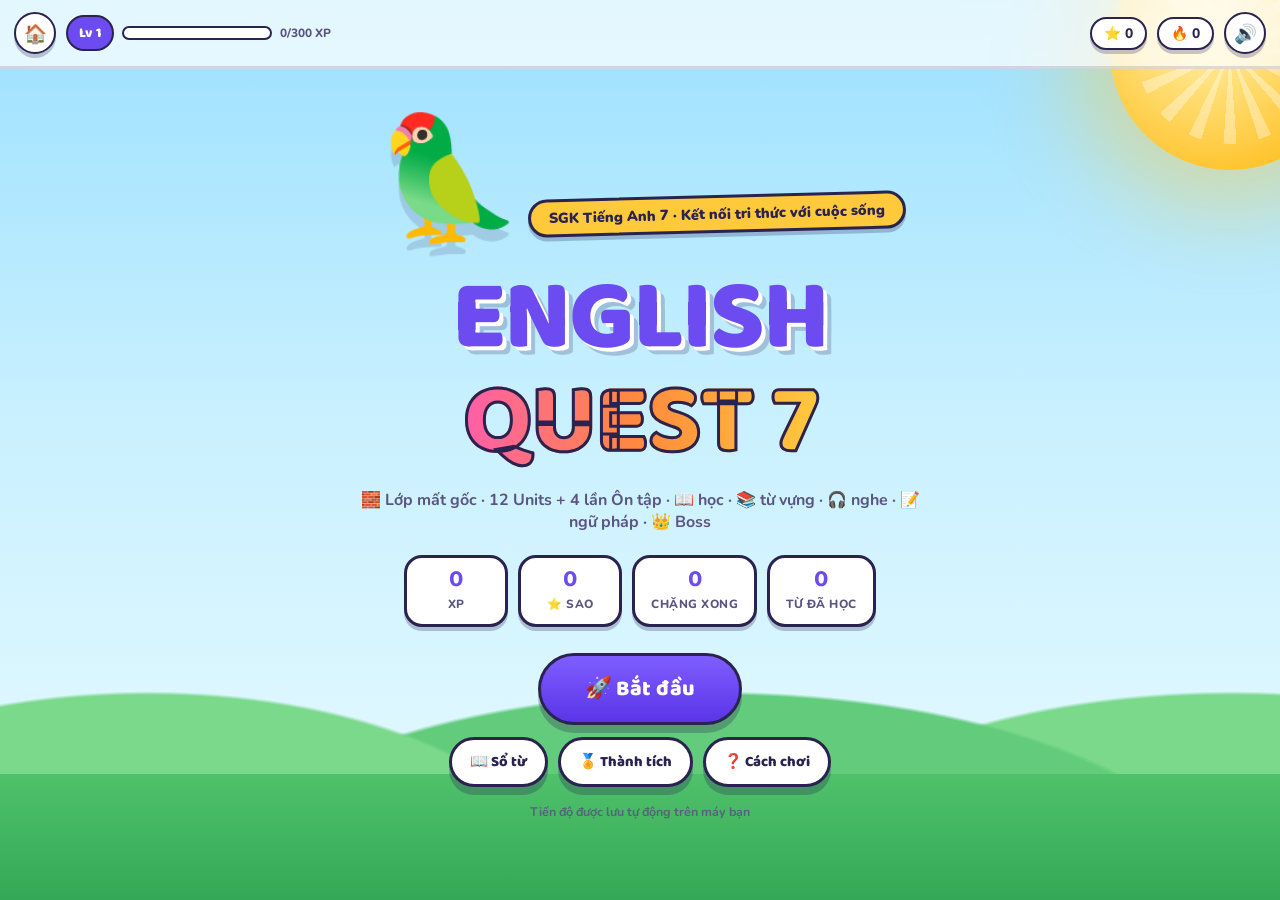
<file: index.html>
<!DOCTYPE html>
<html lang="vi">
<head>
<meta charset="utf-8" />
<meta name="viewport" content="width=device-width, initial-scale=1, viewport-fit=cover" />
<title>English Quest 7 — Phiêu lưu Tiếng Anh 7 Kết nối tri thức</title>
<meta name="description" content="Game bản đồ phiêu lưu giúp học sinh lớp 7 ôn luyện từ vựng, nghe, ngữ pháp theo SGK Tiếng Anh 7 Kết nối tri thức với cuộc sống." />
<meta name="theme-color" content="#6C4CF1" />
<link rel="icon" href="data:image/svg+xml,<svg xmlns='http://www.w3.org/2000/svg' viewBox='0 0 100 100'><text y='.9em' font-size='90'>🦜</text></svg>" />
<link rel="preconnect" href="https://fonts.googleapis.com" />
<link rel="preconnect" href="https://fonts.gstatic.com" crossorigin />
<link href="https://fonts.googleapis.com/css2?family=Baloo+2:wght@500;600;700;800&family=Nunito:wght@600;700;800;900&display=swap" rel="stylesheet" />
<link rel="stylesheet" href="style.css?v=3" />
</head>
<body data-screen="home">

<!-- ===== Nền hoạt hình ===== -->
<div class="scene" aria-hidden="true">
  <div class="sun"></div>
  <div class="cloud cloud--1"></div>
  <div class="cloud cloud--2"></div>
  <div class="cloud cloud--3"></div>
  <div class="scene__hills"></div>
  <div class="scene__ground"></div>
</div>

<!-- ===== HUD ===== -->
<header class="hud" id="hud">
  <div class="hud__group">
    <button class="icon-btn" id="btnHome" title="Về trang chủ" aria-label="Về trang chủ">🏠</button>
    <div class="hud__level">
      <div class="level-badge" id="levelBadge">Lv 1</div>
      <div class="xpbar"><div class="xpbar__fill" id="xpFill"></div></div>
      <div class="xpbar__label" id="xpLabel">0/300 XP</div>
    </div>
  </div>
  <div class="hud__group hud__group--right">
    <div class="hud__pill" title="Tổng số sao">⭐ <span id="hudStars">0</span></div>
    <div class="hud__pill" title="Chuỗi ngày học">🔥 <span id="hudStreak">0</span></div>
    <button class="icon-btn" id="btnSound" title="Bật/tắt âm thanh" aria-label="Bật tắt âm thanh">🔊</button>
  </div>
</header>

<main id="app">

  <!-- ===== TRANG CHỦ ===== -->
  <section class="screen is-active" id="screen-home" aria-labelledby="homeTitle">
    <div class="hero">
      <div class="mascot" aria-hidden="true"><span class="mascot__body">🦜</span></div>
      <p class="hero__kicker">SGK Tiếng Anh 7 · Kết nối tri thức với cuộc sống</p>
      <h1 class="hero__title" id="homeTitle">ENGLISH<br /><span>QUEST 7</span></h1>
      <p class="hero__sub" id="heroSub">Hành trình phiêu lưu: từ vựng · nghe · ngữ pháp · thử thách Boss</p>

      <div class="hero__stats" id="heroStats">
        <div class="stat"><b id="statXp">0</b><span>XP</span></div>
        <div class="stat"><b id="statStars">0</b><span>⭐ sao</span></div>
        <div class="stat"><b id="statUnits">0</b><span>chặng xong</span></div>
        <div class="stat"><b id="statWords">0</b><span>từ đã học</span></div>
      </div>

      <div class="hero__actions">
        <button class="btn btn--primary btn--big" id="btnPlay">🚀 Bắt đầu</button>
        <div class="hero__row">
          <button class="btn btn--ghost" id="btnWordbook">📖 Sổ từ</button>
          <button class="btn btn--ghost" id="btnAch">🏅 Thành tích</button>
          <button class="btn btn--ghost" id="btnHelp">❓ Cách chơi</button>
        </div>
      </div>
      <p class="hero__note">Tiến độ được lưu tự động trên máy bạn</p>
    </div>
  </section>

  <!-- ===== BẢN ĐỒ ===== -->
  <section class="screen" id="screen-map" aria-labelledby="mapHeading">
    <div class="map-head">
      <h2 id="mapHeading">Bản đồ hành trình</h2>
      <p id="mapChapter">Chọn chặng tiếp theo để bắt đầu</p>
    </div>
    <div class="map-track" id="mapTrack">
      <svg class="map-svg" id="mapSvg" aria-hidden="true"><path id="mapPath" fill="none"></path></svg>
      <div class="map-nodes" id="mapNodes"></div>
    </div>
  </section>

  <!-- ===== MÀN CHƠI ===== -->
  <section class="screen" id="screen-stage" aria-labelledby="stageTitle">
    <div class="stage-top">
      <button class="icon-btn" id="btnBack" aria-label="Quay lại bản đồ">←</button>
      <div class="stage-title" id="stageTitle">Unit 1</div>
      <div class="hearts" id="hearts" aria-label="Số tim còn lại"></div>
    </div>
    <div class="stage-tabs" id="stageTabs" role="tablist" aria-label="Các màn trong unit"></div>
    <div class="qbar"><div class="qbar__fill" id="qProgress"></div></div>
    <div class="quiz-area" id="quizArea"></div>
    <div class="feedback" id="feedback" role="status" aria-live="polite"></div>
  </section>

  <!-- ===== KẾT QUẢ ===== -->
  <section class="screen" id="screen-result" aria-labelledby="resultTitle">
    <div class="result-card">
      <div class="result-stars" id="resultStars" aria-label="Số sao đạt được"></div>
      <h2 id="resultTitle">Hoàn thành!</h2>
      <p class="result-msg" id="resultMsg"></p>
      <div class="result-grid">
        <div class="stat"><b id="resXp">+0</b><span>XP</span></div>
        <div class="stat"><b id="resAcc">0%</b><span>đúng</span></div>
        <div class="stat"><b id="resCombo">0</b><span>combo dài nhất</span></div>
      </div>
      <div class="result-actions">
        <button class="btn btn--primary" id="btnNext" hidden>▶ Tiếp theo</button>
        <button class="btn btn--ghost" id="btnRetry">🔁 Chơi lại</button>
        <button class="btn btn--ghost" id="btnToMap">🗺️ Về bản đồ</button>
      </div>
    </div>
  </section>

</main>

<!-- ===== MODALS ===== -->
<div class="modal" id="modal-help" role="dialog" aria-modal="true" aria-labelledby="helpTitle" hidden>
  <div class="modal__box">
    <button class="modal__close" data-close aria-label="Đóng">✕</button>
    <h3 id="helpTitle">❓ Cách chơi</h3>
    <ul class="help-list">
      <li>🧱 <b>Lớp mất gốc:</b> chặng đầu tiên, dạy từ con số 0 — từ loại, cấu trúc <b>SVO</b>, mạo từ, thì… 7 bài, mỗi bài có giảng slide + bài tập ngắn.</li>
      <li>🗺️ <b>Bản đồ:</b> 12 Unit + 4 lần Ôn tập (Review) xen kẽ. Chặng kế tiếp chỉ mở khi bạn hoàn thành chặng trước — đi đúng lộ trình của SGK.</li>
      <li>📖 <b>Màn 1 – Học:</b> bài giảng từng bước: mục tiêu → công thức → giải thích → ví dụ 🔊 → lỗi hay mắc → 4 câu bài tập.</li>
      <li>📚 <b>Màn 2 – Từ vựng:</b> lật thẻ học từ, nghe phát âm, dịch câu và dựng câu bằng từ đã học.</li>
      <li>🎧 <b>Màn 3 – Nghe:</b> bấm 🔊 nghe câu/từ, chọn nghĩa đúng.</li>
      <li>📝 <b>Màn 4 – Ngữ pháp:</b> điền chỗ trống, chọn đáp án, sắp xếp câu, dịch câu.</li>
      <li>👑 <b>Màn 5 – Boss:</b> thử thách tổng hợp cả chặng. Có 3–5 <b>tim</b>: trả lời sai sẽ mất 1 tim.</li>
      <li>💡 <b>Mỗi câu trả lời</b> (đúng hay sai) đều hiện giải thích: vì sao, câu dịch Anh–Việt, ngữ pháp vừa dùng, từ vựng trong câu và nút <b>📖 Ôn lại phần học này</b>.</li>
      <li>⭐ <b>Sao:</b> ≥90% đúng = 3 sao, ≥75% = 2 sao, ≥60% = 1 sao.</li>
      <li>⚡ <b>XP</b> giúp bạn lên cấp; 🔥 streak tăng khi học mỗi ngày.</li>
    </ul>
    <button class="btn btn--primary btn--block" data-close>Đã hiểu!</button>
  </div>
</div>

<div class="modal" id="modal-wordbook" role="dialog" aria-modal="true" aria-labelledby="wbTitle" hidden>
  <div class="modal__box modal__box--wide">
    <button class="modal__close" data-close aria-label="Đóng">✕</button>
    <h3 id="wbTitle">📖 Sổ từ của tôi</h3>
    <div class="wb-tools">
      <input type="search" id="wbSearch" placeholder="Tìm từ / nghĩa..." aria-label="Tìm từ trong sổ từ" />
      <button class="btn btn--mini" id="wbSpeakAll">🔊</button>
    </div>
    <div class="wb-list" id="wbList"></div>
  </div>
</div>

<div class="modal" id="modal-ach" role="dialog" aria-modal="true" aria-labelledby="achTitle" hidden>
  <div class="modal__box modal__box--wide">
    <button class="modal__close" data-close aria-label="Đóng">✕</button>
    <h3 id="achTitle">🏅 Thành tích</h3>
    <div class="ach-grid" id="achGrid"></div>
  </div>
</div>

<div id="confetti" aria-hidden="true"></div>
<div class="toast" id="toast" role="status" aria-live="polite"></div>
<div class="fatal" id="fatal" hidden>
  <p>😢 Không tìm thấy file <b>data.js</b> (học liệu SGK).</p>
  <p>Hãy đảm bảo file <b>data.js</b> nằm cùng thư mục với <b>index.html</b>.</p>
</div>

<script src="data.js?v=3"></script>
<script src="lessons-foundation.js?v=3"></script>
<script src="lessons-units1.js?v=3"></script>
<script src="lessons-units2.js?v=3"></script>
<script src="game.js?v=3"></script>
</body>
</html>
</file>
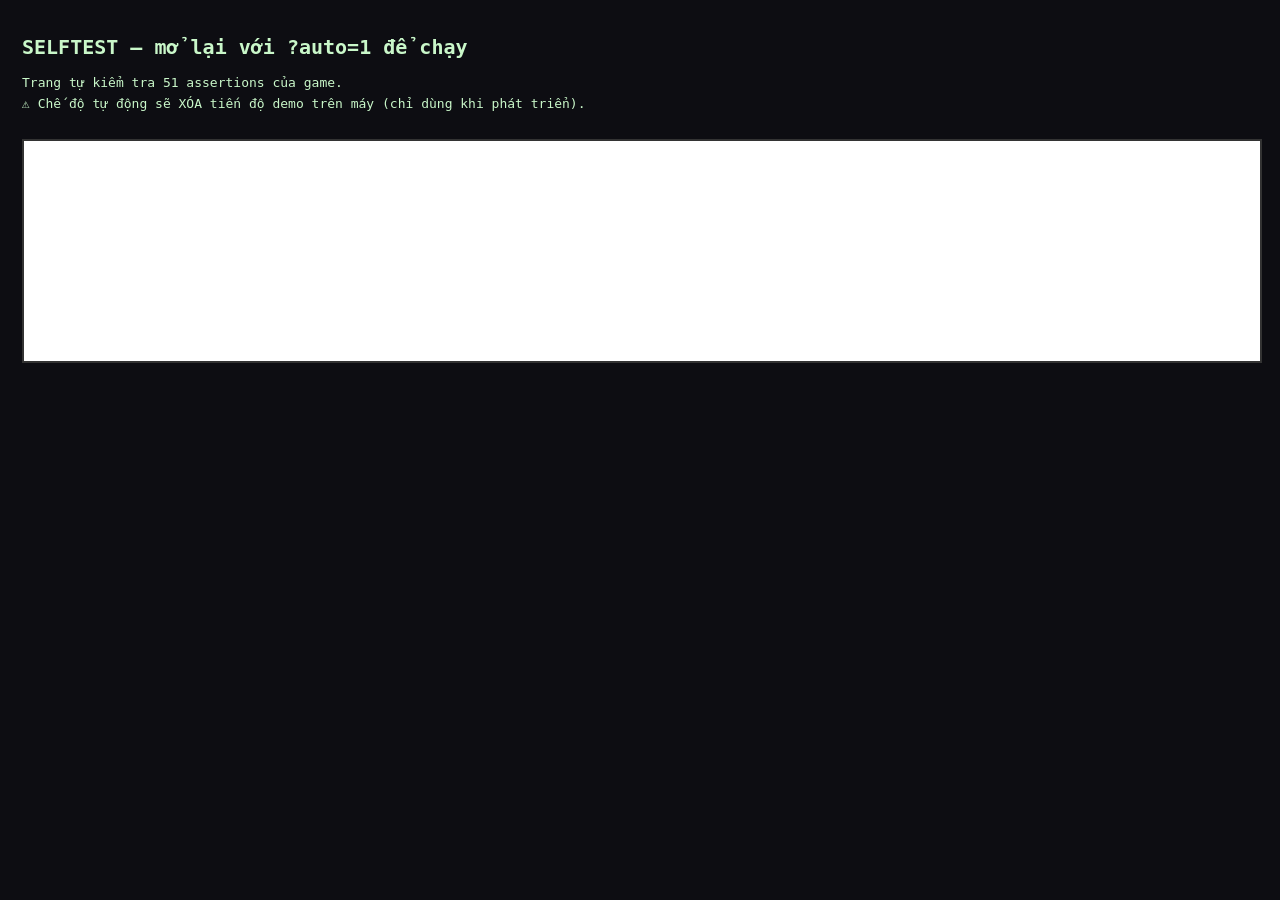
<file: t.html>
<!doctype html>
<html lang="vi">
<head><meta charset="utf-8"><link rel="icon" href="data:image/svg+xml,<svg xmlns='http://www.w3.org/2000/svg' viewBox='0 0 100 100'><text y='.9em' font-size='90'>🦜</text></svg>" /><title>SELFTEST RUNNING</title>
<style>
  body{font-family:ui-monospace,Menlo,monospace;background:#0d0d12;color:#c9f7c9;padding:14px}
  h1{font-size:20px} pre{white-space:pre-wrap;line-height:1.6;font-size:13px}
  .ok{color:#5cff9d} .bad{color:#ff6b6b}
  iframe{width:100%;height:220px;border:2px solid #333;margin-top:12px;background:#fff}
</style>
</head>
<body>
<h1 id="status">RUNNING…</h1>
<pre id="log"></pre>
<iframe id="f" title="game"></iframe>
<script>
const logs = []; let fails = 0;
const t = (name, cond, extra) => {
  logs.push((cond ? "PASS" : "FAIL") + " — " + name + (extra != null ? " :: " + extra : ""));
  if (!cond) fails++;
};
window.addEventListener("error", (e) => { logs.push("JSERROR: " + e.message); fails++; render(); });
const wait = (ms) => new Promise((r) => setTimeout(r, ms));
async function until(fn, ms) {
  const t0 = Date.now();
  while (Date.now() - t0 < (ms || 9000)) { if (fn()) return true; await wait(70); }
  return false;
}
function render() {
  document.getElementById("log").innerHTML = logs.map((l) =>
    '<span class="' + (l.startsWith("PASS") ? "ok" : "bad") + '">' + l.replace(/</g, "&lt;") + "</span>").join("\n");
}
async function run() {
  try {
    const f = document.getElementById("f");
    localStorage.clear();
    f.src = "index.html?debug=1";
    await until(() => f.contentWindow && f.contentWindow.EQ7, 8000);
    const w = f.contentWindow, d = f.contentDocument;
    d.defaultView.addEventListener("error", (e) => { logs.push("IFRAME JSERROR: " + e.message); fails++; render(); });
    t("trang game load + EQ7 hook", !!w.EQ7);
    t("không hiện màn lỗi fatal", d.getElementById("fatal").hidden);

    /* mở bản đồ */
    d.getElementById("btnPlay").click();
    const hasNodes = await until(() => d.querySelectorAll(".node-btn").length > 0, 5000);
    t("mở được bản đồ", hasNodes);

    /* ---- 1. học liệu ---- */
    t("nạp LESSONS_F/U1/U2", !!(w.LESSONS_F && w.LESSONS_U1 && w.LESSONS_U2));
    const L = w.EQ7._LESSONS;
    t("7 bài Lớp mất gốc", L.foundation && L.foundation.lessons.length === 7, L.foundation && L.foundation.lessons.length);
    t("16 chặng có bài học", Object.keys(L.units).length === 16, Object.keys(L.units).length);
    t("91 câu dịch nghĩa", Object.keys(L.quizVi).length === 91, Object.keys(L.quizVi).length);

    /* ---- 2. bản đồ ---- */
    const nodes = Array.from(d.querySelectorAll(".node-btn"));
    t("17 chặng trên bản đồ", nodes.length === 17, nodes.length);
    t("node đầu là Lớp mất gốc (ABC)", d.querySelector(".node-num").textContent === "ABC",
      d.querySelector(".node-num").textContent);
    t("chặng Nền + Unit 1 mở sẵn", !nodes[0].disabled && !nodes[1].disabled);
    t("Unit 2 khoá cho tới khi xong Unit 1", nodes[2].disabled);
    t("tab màn là <button> bấm được",
      d.querySelectorAll("#stageTabs button.tab").length >= 0);

    /* ---- 3. dạng bài mới trong bộ câu hỏi ---- */
    const UNITS = w.EQ7._UNITS;
    let hasT = false, hasB = false, total = 0;
    UNITS.forEach((u) => {
      ["vocab", "grammar", "listen", "boss"].forEach((k) => {
        const qs = w.EQ7._q[k](u);
        total += qs.length;
        if (qs.some((q) => q.tag && q.tag.ico === "🌐")) hasT = true;
        if (qs.some((q) => q.kind === "build")) hasB = true;
      });
    });
    t("có dạng 🌐 Dịch câu", hasT);
    t("có dạng 🧩 Dựng câu (S-V-O)", hasB);
    t("bộ câu hỏi sinh ổn định", total > 450, total + " câu");

    /* ---- 4. bài giảng Lớp mất gốc ---- */
    w.EQ7.startStage(0, "learn");
    await wait(150);
    const dc = () => f.contentDocument;
    t("vào màn 📖 Học Lớp mất gốc", dc().querySelector("#quizArea .sl-goal") != null,
      dc().querySelector(".qkind") && dc().querySelector(".qkind").textContent);
    const slideSeq = [];
    for (let i = 0; i < 4; i++) {
      const k = dc().querySelector(".qkind");
      slideSeq.push(k ? k.textContent.replace(/[^\p{L}]/gu, "").slice(0, 6) : "?");
      const b = dc().querySelector("#slNext"); if (b) b.click();
      await wait(90);
    }
    t("slide bài giảng có mục tiêu + công thức + giải thích",
      /Mục/.test(slideSeq[0]) && /Công/.test(slideSeq[1]) && /Hiểu/.test(slideSeq[2]),
      JSON.stringify(slideSeq));

    /* ---- 5. chạy hết 1 bài học nền tảng ---- */
    w.EQ7.runStage(0, "learn");
    let done = await until(() => dc().getElementById("screen-result").classList.contains("is-active"));
    t("xong bài 1 Lớp mất gốc → màn kết quả", done);
    t("sao lưu cho bài f1", (w.EQ7._S().less || {}).f1 >= 1, JSON.stringify(w.EQ7._S().less));

    /* ---- 6. Unit 1: học → từ vựng → nghe → ngữ pháp → boss ---- */
    for (const k of ["learn", "vocab", "listen", "grammar", "boss"]) {
      w.EQ7.runStage(1, k);
      done = await until(() => dc().getElementById("screen-result").classList.contains("is-active"));
      t("Unit 1 màn " + k + " chạy hết", done);
      await wait(80);
      const again = dc().getElementById("btnRetry");
      if (again && k !== "boss") {
        const nx = dc().getElementById("btnNext");
        t("nút 'Tiếp theo' sáng ở màn " + k, nx && !nx.hidden, nx && nx.textContent);
      }
    }
    const st1 = w.EQ7._S().stars[1] || {};
    t("Unit 1 đủ 5 màn có sao", ["learn", "vocab", "listen", "grammar", "boss"].every((k) => (st1[k] || 0) >= 1),
      JSON.stringify(st1));

    /* ---- 7. panel giải thích chi tiết ---- */
    w.EQ7.startStage(1, "vocab");
    await wait(220);
    let qs = w.EQ7.run.qs;
    const ti = qs.findIndex((q) => q.tag && q.tag.ico === "🌐");
    if (ti >= 0) {
      w.EQ7.run.qi = ti; w.EQ7.render(); await wait(80);
      w.EQ7.answerCurrent(); await wait(140);
    }
    const fb = dc().getElementById("feedback");
    t("câu 🌐 Dịch có panel dịch nghĩa", ti >= 0 && fb.innerHTML.indexOf("🌐 Dịch") >= 0, "idx=" + ti);
    t("panel hiện 📖 Ngữ pháp", fb.innerHTML.indexOf("📖 Ngữ pháp") >= 0);
    t("panel hiện 💡 giải thích", fb.innerHTML.indexOf("fb-explain") >= 0);
    t("panel có nút Ôn lại phần học", !!fb.querySelector("#fbLesson"));

    const wi = qs.findIndex((q) => q.kind === "mcq" && !q.tag);
    if (wi >= 0) {
      w.EQ7.run.qi = wi; w.EQ7.render(); await wait(80);
      w.EQ7.answerCurrent(); await wait(140);
    }
    t("câu từ vựng có ✨ ví dụ Anh–Việt",
      wi >= 0 && dc().getElementById("feedback").innerHTML.indexOf("✨ Ví dụ") >= 0, "idx=" + wi);

    /* câu nghe → có dịch nghĩa */
    w.EQ7.startStage(1, "listen");
    await wait(200);
    w.EQ7.answerCurrent();
    await wait(120);
    t("sau câu Nghe cũng hiện 🌐 Dịch", dc().getElementById("feedback").innerHTML.indexOf("🌐 Dịch") >= 0);

    /* tìm câu Dựng câu → kiểm tra cấu trúc S-V-O */
    let buildIdx = -1;
    w.EQ7.startStage(1, "grammar");
    await wait(200);
    w.EQ7.run.qs.forEach((q, i) => { if (q.kind === "build" && buildIdx < 0) buildIdx = i; });
    if (buildIdx < 0) {
      w.EQ7.startStage(1, "vocab");
      await wait(200);
      w.EQ7.run.qs.forEach((q, i) => { if (q.kind === "build" && buildIdx < 0) buildIdx = i; });
    }
    t("có câu 🧩 Dựng câu trong màn", buildIdx >= 0, "idx=" + buildIdx);
    if (buildIdx >= 0) {
      w.EQ7.run.qi = buildIdx;
      w.EQ7.render();
      await wait(80);
      t("giao diện Dựng câu có bank+tray", !!dc().getElementById("bank") && !!dc().getElementById("tray"));
      w.EQ7.answerCurrent();
      await wait(120);
      const h = dc().getElementById("feedback");
      t("panel hiện cấu trúc S-V-O", h.innerHTML.indexOf("fb-svo") >= 0);
      t("panel có nhãn S và V", /<i>S<\/i>/.test(h.innerHTML) && /<i>V<\/i>/.test(h.innerHTML));
    }

    /* ---- 8. quay bản đồ → Unit 2 mở sau khi xong Unit 1 ---- */
    d.getElementById("btnBack").click();
    const openedMap = await until(() => d.querySelectorAll(".node-btn").length > 0, 5000);
    t("quay về bản đồ được", openedMap);
    const nd = Array.from(d.querySelectorAll(".node-btn"));
    t("Unit 2 mở sau khi xong Unit 1", nd[2] && !nd[2].disabled);

    /* ---- 8b. bấm tab nhảy màn ---- */
    w.EQ7.startStage(1, "vocab");
    await wait(220);
    const tabG = Array.from(d.querySelectorAll("#stageTabs .tab")).find((x) => x.dataset.key === "grammar");
    if (tabG) { tabG.click(); await wait(250); }
    t("Unit 1 (đã xong) → bấm tab 📝 nhảy được", tabG && w.EQ7.run && w.EQ7.run.key === "grammar",
      w.EQ7.run && w.EQ7.run.key);

    /* Unit 2 chưa học → tab phía sau phải khoá */
    w.EQ7.startStage(2, "vocab");
    await wait(220);
    const lockedTab = Array.from(d.querySelectorAll("#stageTabs .tab")).find((x) => x.dataset.key === "boss");
    if (lockedTab) { lockedTab.click(); await wait(250); }
    t("Unit 2: tab chưa học thì khoá", lockedTab && w.EQ7.run && w.EQ7.run.key === "vocab",
      w.EQ7.run && w.EQ7.run.key);

    /* ---- 8c. chặng Ôn tập (Review) cũng có màn Học ---- */
    const ri = w.EQ7._UNITS.findIndex((u) => u.type === "review");
    t("bản đồ có xen chặng Ôn tập", ri > 0, "idx=" + ri);
    w.EQ7.startStage(ri, "learn");
    await wait(250);
    t("Ôn tập có bài giảng", !!d.querySelector("#quizArea .qkind"),
      d.querySelector(".qkind") && d.querySelector(".qkind").textContent);
    w.EQ7.runStage(ri, "learn");
    done = await until(() => d.getElementById("screen-result").classList.contains("is-active"));
    t("Ôn tập chạy hết màn Học", done);
    const rId = w.EQ7._UNITS[ri].id;
    t("Ôn tập được chấm sao", ((w.EQ7._S().stars[rId] || {}).learn || 0) >= 1,
      "id=" + rId + " " + JSON.stringify(w.EQ7._S().stars[rId] || {}));

    /* ---- 8d. học hết 7 bài → màn chọn bài để ôn lại ---- */
    const Sv = w.EQ7._S();
    ["f1", "f2", "f3", "f4", "f5", "f6", "f7"].forEach((id) => { Sv.less[id] = 3; });
    w.EQ7.startStage(0, "learn");
    await wait(260);
    t("học hết 7 bài → mở danh sách chọn bài",
      d.querySelectorAll("#quizArea .course-item").length === 7,
      d.querySelectorAll("#quizArea .course-item").length + " bài");
    const tabF = d.querySelector("#stageTabs .tab.is-active");
    t("tab 📖 hiện tiến độ 7/7", tabF && /7\/7/.test(tabF.textContent), tabF && tabF.textContent);
    const item = d.querySelector("#quizArea .course-item");
    if (item) { item.click(); await wait(260); }
    t("bấm 1 bài trong danh sách → vào bài giảng", !!d.querySelector("#quizArea .sl-goal"));

    /* ---- 9. tiếng Việt toàn bộ ---- */
    t("hero ghi rõ Lớp mất gốc", (d.getElementById("heroSub").textContent || "").indexOf("Lớp mất gốc") >= 0,
      d.getElementById("heroSub").textContent);
  } catch (e) {
    logs.push("EXCEPTION: " + (e && e.stack ? e.stack.split("\n").slice(0, 3).join(" | ") : e));
    fails++;
  }
  document.title = fails ? "FAIL " + fails : "ALL PASS";
  document.getElementById("status").textContent = fails
    ? "❌ " + fails + " lỗi / " + logs.length + " kiểm tra"
    : "✅ ALL PASS — " + logs.length + " kiểm tra";
  render();
}
if (/[?&]auto=1/.test(location.search)) {
  run();
} else {
  document.getElementById("status").textContent = "SELFTEST — mở lại với ?auto=1 để chạy";
  document.getElementById("log").textContent =
    "Trang tự kiểm tra 51 assertions của game.\n" +
    "⚠️ Chế độ tự động sẽ XÓA tiến độ demo trên máy (chỉ dùng khi phát triển).";
  document.title = "SELFTEST";
}
</script>
</body>
</html>
</file>
<file: style.css>
/* =========================================================
   English Quest 7 — phong cách hoạt hình rực rỡ
   ========================================================= */
:root{
  --violet:#6C4CF1;
  --violet-d:#4B2FD0;
  --pink:#FF5EA8;
  --yellow:#FFC93C;
  --green:#2ED47A;
  --red:#FF5C5C;
  --sky:#8ED8FF;
  --ink:#2A2350;
  --ink-soft:#5A5480;
  --paper:#FFFFFF;
  --paper-2:#FFF7EC;
  --line:#2A2350;
  --shadow:0 8px 0 rgba(42,35,80,.28);
  --shadow-sm:0 4px 0 rgba(42,35,80,.25);
  --r-lg:26px;
  --r-md:18px;
  --r-sm:12px;
  --f-display:"Baloo 2", "Segoe UI", system-ui, sans-serif;
  --f-body:"Nunito", system-ui, sans-serif;
}
*{box-sizing:border-box;margin:0;padding:0}
html,body{height:100%}
body{
  font-family:var(--f-body);
  color:var(--ink);
  background:linear-gradient(#9BE0FF 0%, #C8F0FF 45%, #E9FBFF 100%);
  min-height:100%;
  overflow-x:hidden;
  -webkit-tap-highlight-color:transparent;
}
button{font-family:inherit;cursor:pointer}
input{font-family:inherit}
h1,h2,h3{font-family:var(--f-display);line-height:1.05}
:focus-visible{outline:4px solid var(--yellow);outline-offset:3px;border-radius:8px}

/* ---------- Scene nền ---------- */
.scene{position:fixed;inset:0;z-index:0;pointer-events:none;overflow:hidden}
.sun{
  position:absolute;top:-70px;right:-70px;width:240px;height:240px;border-radius:50%;
  background:radial-gradient(circle at 40% 40%, #FFF3B0, #FFC93C 65%, #FFB300);
  box-shadow:0 0 90px 40px rgba(255,201,60,.45);
  animation:spin 60s linear infinite;
}
.sun::after{
  content:"";position:absolute;inset:26px;border-radius:50%;
  background:repeating-conic-gradient(rgba(255,255,255,.35) 0 8deg, transparent 8deg 22deg);
}
@keyframes spin{to{transform:rotate(360deg)}}
.cloud{position:absolute;background:#fff;border-radius:60px;opacity:.9;filter:drop-shadow(0 6px 0 rgba(42,35,80,.08))}
.cloud::before,.cloud::after{content:"";position:absolute;background:#fff;border-radius:50%}
.cloud--1{width:170px;height:52px;top:12%;left:-200px;animation:drift 46s linear infinite}
.cloud--1::before{width:70px;height:70px;top:-32px;left:28px}
.cloud--1::after{width:52px;height:52px;top:-22px;left:92px}
.cloud--2{width:130px;height:42px;top:34%;left:-220px;animation:drift 66s linear infinite;animation-delay:-20s;opacity:.75}
.cloud--2::before{width:56px;height:56px;top:-26px;left:22px}
.cloud--2::after{width:40px;height:40px;top:-16px;left:72px}
.cloud--3{width:200px;height:60px;top:58%;left:-260px;animation:drift 84s linear infinite;animation-delay:-40s;opacity:.6}
.cloud--3::before{width:80px;height:80px;top:-38px;left:34px}
.cloud--3::after{width:60px;height:60px;top:-26px;left:112px}
@keyframes drift{to{transform:translateX(calc(100vw + 400px))}}
.scene__hills{
  position:absolute;left:-5%;right:-5%;bottom:0;height:38vh;
  background:
    radial-gradient(50% 100% at 15% 100%, #7BD98B 0 60%, transparent 61%),
    radial-gradient(60% 100% at 55% 100%, #63CC7C 0 60%, transparent 61%),
    radial-gradient(55% 100% at 92% 100%, #7BD98B 0 60%, transparent 61%);
}
.scene__ground{
  position:absolute;left:0;right:0;bottom:0;height:14vh;
  background:linear-gradient(#4FC16B, #35A857);
}

/* ---------- Layout chung ---------- */
#app{position:relative;z-index:2;max-width:1060px;margin:0 auto;padding:84px 18px 60px}
.screen{display:none;animation:popIn .38s cubic-bezier(.2,1.3,.4,1) both}
.screen.is-active{display:block}
@keyframes popIn{from{opacity:0;transform:translateY(22px) scale(.98)}to{opacity:1;transform:none}}

/* ---------- HUD ---------- */
.hud{
  position:fixed;top:0;left:0;right:0;z-index:20;
  display:flex;justify-content:space-between;align-items:center;gap:12px;
  padding:12px max(14px, env(safe-area-inset-left));
  background:rgba(255,255,255,.72);
  backdrop-filter:blur(10px);
  border-bottom:3px solid rgba(42,35,80,.15);
}
.hud__group{display:flex;align-items:center;gap:10px;min-width:0}
.hud__level{display:flex;align-items:center;gap:8px}
.level-badge{
  font-family:var(--f-display);font-weight:800;font-size:.86rem;
  background:var(--violet);color:#fff;padding:5px 11px;border-radius:999px;
  border:2px solid var(--ink);white-space:nowrap;
}
.xpbar{width:150px;height:14px;border-radius:999px;background:#fff;border:2px solid var(--ink);overflow:hidden}
.xpbar__fill{height:100%;width:0;background:linear-gradient(90deg,var(--yellow),var(--pink));transition:width .5s cubic-bezier(.2,1,.3,1)}
.xpbar__label{font-size:.74rem;font-weight:800;color:var(--ink-soft);white-space:nowrap}
.hud__pill{
  background:#fff;border:2px solid var(--ink);border-radius:999px;
  padding:5px 12px;font-weight:800;font-size:.86rem;box-shadow:var(--shadow-sm);
}
.hud__group--right{flex-shrink:0}
.icon-btn{
  width:42px;height:42px;border-radius:50%;border:2px solid var(--ink);
  background:#fff;font-size:1.15rem;display:grid;place-items:center;
  box-shadow:var(--shadow-sm);transition:transform .12s;
}
.icon-btn:active{transform:translateY(3px);box-shadow:none}

/* ---------- Trang chủ ---------- */
.hero{text-align:center;padding-top:14px}
.mascot{position:relative;display:inline-block;margin-bottom:6px}
.mascot__body{
  display:inline-block;font-size:clamp(76px,14vw,120px);
  animation:bob 2.6s ease-in-out infinite;
  filter:drop-shadow(0 12px 0 rgba(42,35,80,.15));
}
@keyframes bob{0%,100%{transform:translateY(0) rotate(-4deg)}50%{transform:translateY(-14px) rotate(4deg)}}
.hero__kicker{
  display:inline-block;background:var(--yellow);border:3px solid var(--ink);
  border-radius:999px;padding:6px 18px;font-weight:900;font-size:clamp(.72rem,2.4vw,.9rem);
  box-shadow:var(--shadow-sm);transform:rotate(-1.5deg);margin-bottom:14px;
}
.hero__title{
  font-size:clamp(3rem,13vw,6.2rem);font-weight:800;letter-spacing:-.02em;
  color:var(--violet);text-shadow:4px 4px 0 #fff, 8px 8px 0 rgba(42,35,80,.22);
}
.hero__title span{
  background:linear-gradient(90deg,var(--pink),#FF8A3D,var(--yellow));
  -webkit-background-clip:text;background-clip:text;color:transparent;
  text-shadow:none;
  -webkit-text-stroke:3px var(--ink);
  paint-order:stroke fill;
}
.hero__sub{margin:14px auto 0;max-width:560px;font-weight:700;color:var(--ink-soft);font-size:1rem}
.hero__stats{
  display:flex;flex-wrap:wrap;justify-content:center;gap:10px;margin:22px auto 0;max-width:640px;
}
.stat{
  background:#fff;border:3px solid var(--ink);border-radius:var(--r-md);
  padding:10px 16px;min-width:104px;box-shadow:var(--shadow-sm);
}
.stat b{display:block;font-family:var(--f-display);font-size:1.5rem;color:var(--violet);line-height:1}
.stat span{font-size:.74rem;font-weight:800;color:var(--ink-soft);text-transform:uppercase;letter-spacing:.04em}
.hero__actions{margin-top:26px;display:flex;flex-direction:column;align-items:center;gap:12px}
.hero__row{display:flex;gap:10px;flex-wrap:wrap;justify-content:center}
.hero__note{margin-top:16px;font-size:.78rem;font-weight:700;color:var(--ink-soft);opacity:.85}

/* ---------- Nút ---------- */
.btn{
  border:3px solid var(--ink);border-radius:999px;font-family:var(--f-display);
  font-weight:800;font-size:1rem;padding:12px 26px;background:#fff;color:var(--ink);
  box-shadow:var(--shadow);transition:transform .12s, box-shadow .12s, filter .15s;
}
.btn:hover{filter:brightness(1.04)}
.btn:active{transform:translateY(6px);box-shadow:0 2px 0 rgba(42,35,80,.28)}
.btn--primary{background:linear-gradient(180deg,#7E5EFF,#5B34E8);color:#fff}
.btn--big{font-size:1.35rem;padding:16px 44px;letter-spacing:.02em}
.btn--ghost{background:#fff;font-size:.92rem;padding:10px 18px}
.btn--block{width:100%;margin-top:16px}
.btn--mini{border:2px solid var(--ink);border-radius:10px;background:#fff;padding:6px 12px;font-weight:800;box-shadow:var(--shadow-sm)}
.btn[disabled]{opacity:.5;pointer-events:none}

/* ---------- Bản đồ ---------- */
.map-head{text-align:center;margin-bottom:8px}
.map-head h2{font-size:clamp(1.6rem,5vw,2.4rem);color:var(--violet);text-shadow:3px 3px 0 #fff, 6px 6px 0 rgba(42,35,80,.18)}
.map-head p{
  display:inline-block;background:#fff;border:3px solid var(--ink);border-radius:999px;
  padding:6px 18px;font-weight:800;font-size:.9rem;margin-top:10px;box-shadow:var(--shadow-sm);
}
.map-track{position:relative;margin-top:24px;padding:10px 0 40px}
.map-svg{position:absolute;inset:0;width:100%;height:100%;overflow:visible}
#mapPath{
  stroke:rgba(255,255,255,.95);stroke-width:12;stroke-linecap:round;
  stroke-dasharray:2 26;filter:drop-shadow(0 3px 0 rgba(42,35,80,.25));
}
.map-nodes{position:relative;display:flex;flex-direction:column;gap:26px}
.node-row{display:flex;align-items:center;gap:14px}
.node-row:nth-child(even){flex-direction:row-reverse;text-align:right}
.node-btn{
  position:relative;flex:0 0 auto;width:92px;height:92px;border-radius:50%;
  border:4px solid var(--ink);background:var(--node,var(--violet));
  color:#fff;font-family:var(--f-display);font-weight:800;font-size:1.7rem;
  display:grid;place-items:center;box-shadow:0 8px 0 rgba(42,35,80,.35);
  transition:transform .15s, box-shadow .15s;
}
.node-btn:hover:not(.is-locked){transform:translateY(-4px) scale(1.04)}
.node-btn:active:not(.is-locked){transform:translateY(4px);box-shadow:0 3px 0 rgba(42,35,80,.35)}
.node-btn .node-icon{font-size:2rem;line-height:1}
.node-btn .node-num{
  position:absolute;top:-10px;left:-8px;background:var(--yellow);color:var(--ink);
  border:3px solid var(--ink);border-radius:999px;font-size:.72rem;padding:2px 8px;box-shadow:var(--shadow-sm);
}
.node-btn.is-locked{background:#C9C5DC;color:#6B6690;cursor:not-allowed;box-shadow:0 8px 0 rgba(42,35,80,.2)}
.node-btn.is-current{animation:pulse 1.6s ease-out infinite}
@keyframes pulse{
  0%{box-shadow:0 8px 0 rgba(42,35,80,.35), 0 0 0 0 rgba(255,201,60,.9)}
  70%{box-shadow:0 8px 0 rgba(42,35,80,.35), 0 0 0 26px rgba(255,201,60,0)}
  100%{box-shadow:0 8px 0 rgba(42,35,80,.35), 0 0 0 0 rgba(255,201,60,0)}
}
.node-info{
  background:#fff;border:3px solid var(--ink);border-radius:var(--r-md);
  padding:10px 16px;box-shadow:var(--shadow-sm);max-width:min(64vw,420px);min-width:0;
}
.node-info h3{font-size:1.02rem;line-height:1.2}
.node-info p{font-size:.8rem;font-weight:700;color:var(--ink-soft);margin-top:3px}
.node-stars{margin-top:5px;font-size:.9rem;letter-spacing:2px}
.node-tag{
  display:inline-block;font-size:.66rem;font-weight:900;text-transform:uppercase;
  letter-spacing:.06em;background:var(--yellow);border:2px solid var(--ink);
  border-radius:999px;padding:1px 9px;margin-bottom:4px;
}
.node-tag--done{background:var(--green);color:#fff}
.node-tag--lock{background:#E4E1F0;color:#6B6690}
.node-info .btn{margin-top:8px;font-size:.82rem;padding:7px 16px;box-shadow:var(--shadow-sm)}
.node-info.is-locked{background:#EFEDF7;border-color:#9C97BC}
.node-info.is-locked h3,.node-info.is-locked p{color:#7A75A0}

/* ---------- Màn chơi ---------- */
.stage-top{display:flex;align-items:center;gap:12px;margin-bottom:12px}
.stage-title{
  flex:1;background:#fff;border:3px solid var(--ink);border-radius:999px;
  padding:8px 18px;font-family:var(--f-display);font-weight:800;text-align:center;
  box-shadow:var(--shadow-sm);font-size:clamp(.9rem,3.4vw,1.1rem);
}
.hearts{display:flex;gap:3px;font-size:1.25rem;min-width:96px;justify-content:flex-end}
.hearts span{transition:transform .2s, opacity .2s}
.hearts span.lost{opacity:.28;filter:grayscale(1);transform:scale(.8)}
.stage-tabs{display:flex;gap:8px;overflow-x:auto;padding:4px 2px 10px;scrollbar-width:thin}
.tab{
  flex:0 0 auto;display:flex;align-items:center;gap:7px;
  background:#fff;border:3px solid var(--ink);border-radius:999px;
  padding:7px 15px;font-weight:800;font-size:.85rem;box-shadow:var(--shadow-sm);
}
.tab.is-active{background:var(--violet);color:#fff}
.tab.is-done{background:var(--green);color:#fff}
.tab.is-locked{opacity:.55}
.tab .tab-star{font-size:.78rem}
.qbar{height:16px;background:#fff;border:3px solid var(--ink);border-radius:999px;overflow:hidden;box-shadow:var(--shadow-sm)}
.qbar__fill{height:100%;width:0;background:repeating-linear-gradient(45deg,var(--green) 0 14px,#25BC6B 14px 28px);transition:width .4s cubic-bezier(.2,1,.3,1)}

.quiz-area{margin-top:18px;min-height:300px}
.qcard{
  background:var(--paper);border:4px solid var(--ink);border-radius:var(--r-lg);
  padding:clamp(18px,4vw,30px);box-shadow:var(--shadow);position:relative;overflow:hidden;
}
.qcard::before{
  content:"";position:absolute;top:0;left:0;right:0;height:10px;
  background:linear-gradient(90deg,var(--violet),var(--pink),var(--yellow),var(--green));
}
.qkind{
  display:inline-block;background:var(--yellow);border:2px solid var(--ink);
  border-radius:999px;padding:3px 13px;font-size:.72rem;font-weight:900;
  text-transform:uppercase;letter-spacing:.06em;margin-bottom:12px;
}
.qtext{font-size:clamp(1.05rem,4vw,1.35rem);font-weight:800;line-height:1.35}
.qhint{margin-top:6px;font-size:.88rem;font-weight:700;color:var(--ink-soft)}
.qword{
  margin-top:16px;font-family:var(--f-display);font-weight:800;
  font-size:clamp(1.8rem,7vw,3rem);color:var(--violet);text-align:center;line-height:1.15;
}
.qword small{display:block;font-size:.9rem;color:var(--ink-soft);font-family:var(--f-body);margin-top:4px}
.qblank{
  display:inline-block;min-width:120px;border-bottom:5px solid var(--violet);
  text-align:center;color:var(--pink);
}
.speak-btn{
  display:flex;margin:16px auto 0;width:78px;height:78px;border-radius:50%;
  border:4px solid var(--ink);background:linear-gradient(180deg,#FFD75E,#FFB300);
  font-size:2rem;place-items:center;box-shadow:var(--shadow);
  animation:pulse 2s ease-out infinite;
}
.speak-btn:active{transform:translateY(5px);box-shadow:none}
.speak-btn.is-playing{animation:none;background:linear-gradient(180deg,#8CE8B6,var(--green))}

/* đáp án */
.opts{display:grid;gap:12px;margin-top:20px}
.opts--2{grid-template-columns:repeat(auto-fit,minmax(220px,1fr))}
.opt{
  border:3px solid var(--ink);border-radius:var(--r-md);background:#fff;
  padding:14px 16px;font-weight:800;font-size:1rem;text-align:left;
  box-shadow:var(--shadow-sm);transition:transform .12s, background .15s;
  display:flex;align-items:center;gap:10px;
}
.opt .opt-key{
  flex:0 0 auto;width:26px;height:26px;border-radius:8px;border:2px solid var(--ink);
  background:var(--paper-2);display:grid;place-items:center;font-size:.8rem;font-weight:900;
}
.opt:hover:not([disabled]){transform:translateY(-3px);background:#FFFDF3}
.opt.is-right{background:#D9F9E8;border-color:#189E57;box-shadow:0 4px 0 #189E57}
.opt.is-wrong{background:#FFE1E1;border-color:#D93B3B;box-shadow:0 4px 0 #D93B3B;animation:shake .4s}
.opt[disabled]{cursor:default}
@keyframes shake{0%,100%{transform:translateX(0)}25%{transform:translateX(-8px)}75%{transform:translateX(8px)}}

/* flashcard */
.flash{position:relative;perspective:1200px;margin-top:6px}
.flash__inner{
  position:relative;min-height:270px;transform-style:preserve-3d;
  transition:transform .55s cubic-bezier(.3,1.2,.4,1);cursor:pointer;
}
.flash.is-flipped .flash__inner{transform:rotateY(180deg)}
.flash__face{
  position:absolute;inset:0;backface-visibility:hidden;-webkit-backface-visibility:hidden;
  border:4px solid var(--ink);border-radius:var(--r-lg);box-shadow:var(--shadow);
  display:flex;flex-direction:column;align-items:center;justify-content:center;
  padding:22px;text-align:center;gap:8px;
}
.flash__front{background:linear-gradient(160deg,#fff,#FFF3D6)}
.flash__back{background:linear-gradient(160deg,#EAF7FF,#E5FFF2);transform:rotateY(180deg)}
.flash__word{font-family:var(--f-display);font-weight:800;font-size:clamp(2rem,8vw,3.2rem);color:var(--violet);line-height:1.1}
.flash__ipa{font-weight:700;color:var(--ink-soft);font-size:.95rem}
.flash__mean{font-family:var(--f-display);font-weight:800;font-size:clamp(1.3rem,5vw,1.9rem);color:#0E9C63}
.flash__ex{font-weight:700;font-size:.95rem;color:var(--ink);background:#fff;border:2px dashed var(--ink);border-radius:12px;padding:9px 13px}
.flash__ex i{display:block;font-style:normal;color:var(--ink-soft);font-size:.85rem;margin-top:3px}
.flash__tap{position:absolute;bottom:10px;left:0;right:0;font-size:.74rem;font-weight:800;color:var(--ink-soft)}
.flash-nav{display:flex;justify-content:space-between;align-items:center;gap:10px;margin-top:16px}
.flash-count{font-weight:900;color:var(--ink-soft);font-size:.9rem}

/* điền chỗ trống / nhập */
.input-row{display:flex;gap:10px;margin-top:20px;flex-wrap:wrap}
.input-row input{
  flex:1;min-width:190px;border:3px solid var(--ink);border-radius:var(--r-md);
  padding:13px 16px;font-size:1.05rem;font-weight:800;background:#FFFDF6;box-shadow:var(--shadow-sm);
}
.input-row input:focus{outline:none;border-color:var(--violet);background:#fff}

/* sắp xếp từ */
.bank{display:flex;flex-wrap:wrap;gap:9px;margin-top:16px;min-height:52px;
  border:3px dashed rgba(42,35,80,.35);border-radius:var(--r-md);padding:11px;background:#FFFDF6}
.chip{
  border:3px solid var(--ink);border-radius:999px;background:#fff;
  padding:8px 15px;font-weight:800;font-size:.98rem;box-shadow:var(--shadow-sm);
  transition:transform .12s;
}
.chip:active{transform:translateY(3px);box-shadow:none}
.chip.is-used{opacity:.32;pointer-events:none;transform:translateY(3px);box-shadow:none}
.tray{display:flex;flex-wrap:wrap;gap:9px;margin-top:16px;min-height:56px;
  border:3px solid var(--violet);border-radius:var(--r-md);padding:11px;background:#F3EFFF}
.tray .chip{background:var(--violet);color:#fff}
.tray:empty::after{content:"Bấm các từ bên dưới để lắp thành câu";color:var(--ink-soft);font-weight:700;font-size:.88rem;align-self:center}
.answer-line{
  margin-top:16px;font-family:var(--f-display);font-weight:800;font-size:1.15rem;
  min-height:34px;text-align:center;color:var(--ink);
}
.answer-line.is-empty{color:#B7B2D4}

/* feedback */
.feedback{margin-top:14px}
.fb{
  border:3px solid var(--ink);border-radius:var(--r-md);padding:14px 18px;
  font-weight:800;box-shadow:var(--shadow-sm);display:flex;gap:12px;align-items:center;
  flex-wrap:wrap;animation:popIn .28s cubic-bezier(.2,1.3,.4,1) both;
}
.fb--ok{background:#D9F9E8}
.fb--no{background:#FFE1E1}
.fb__icon{font-size:1.6rem}
.fb__txt{flex:1;min-width:180px;font-size:.95rem}
.fb__txt small{display:block;font-weight:700;color:var(--ink-soft);margin-top:3px}
.fb .btn{padding:9px 22px;font-size:.92rem}
.motivate{
  margin-top:14px;background:#fff;border:3px solid var(--ink);border-radius:var(--r-md);
  padding:13px 17px;font-weight:800;box-shadow:var(--shadow-sm);display:flex;gap:11px;align-items:center;
}
.motivate .m-ico{font-size:1.5rem}

/* ---------- Kết quả ---------- */
.result-card{
  max-width:560px;margin:20px auto;text-align:center;background:#fff;
  border:4px solid var(--ink);border-radius:var(--r-lg);padding:clamp(22px,5vw,40px);
  box-shadow:var(--shadow);position:relative;overflow:hidden;
}
.result-card::before{
  content:"";position:absolute;inset:0;
  background:radial-gradient(circle at 50% -10%, rgba(255,201,60,.35), transparent 60%);
}
.result-stars{position:relative;font-size:clamp(2.6rem,10vw,3.8rem);letter-spacing:6px;min-height:1.2em}
.result-stars span{display:inline-block;animation:starPop .5s cubic-bezier(.2,1.6,.4,1) both}
.result-stars span:nth-child(2){animation-delay:.16s}
.result-stars span:nth-child(3){animation-delay:.32s}
@keyframes starPop{from{opacity:0;transform:scale(.2) rotate(-40deg)}to{opacity:1;transform:none}}
#resultTitle{position:relative;font-size:clamp(1.7rem,6vw,2.4rem);margin-top:8px;color:var(--violet)}
.result-msg{position:relative;font-weight:800;color:var(--ink-soft);margin-top:6px}
.result-grid{position:relative;display:flex;gap:10px;justify-content:center;margin-top:20px;flex-wrap:wrap}
.result-actions{position:relative;display:flex;gap:12px;justify-content:center;margin-top:24px;flex-wrap:wrap}

/* ---------- Modal ---------- */
.modal{position:fixed;inset:0;z-index:60;display:grid;place-items:center;padding:18px;
  background:rgba(42,35,80,.55);backdrop-filter:blur(4px);animation:fadeIn .2s both}
@keyframes fadeIn{from{opacity:0}to{opacity:1}}
.modal[hidden]{display:none}
.modal__box{
  background:#fff;border:4px solid var(--ink);border-radius:var(--r-lg);
  padding:24px;max-width:560px;width:100%;max-height:86vh;overflow:auto;
  box-shadow:0 16px 0 rgba(42,35,80,.4);position:relative;
  animation:popIn .3s cubic-bezier(.2,1.3,.4,1) both;
}
.modal__box--wide{max-width:720px}
.modal__box h3{font-size:1.5rem;color:var(--violet);margin-bottom:14px}
.modal__close{
  position:absolute;top:12px;right:12px;width:38px;height:38px;border-radius:50%;
  border:3px solid var(--ink);background:#fff;font-weight:900;box-shadow:var(--shadow-sm);
}
.help-list{list-style:none;display:grid;gap:11px}
.help-list li{
  background:var(--paper-2);border:2px solid var(--ink);border-radius:var(--r-sm);
  padding:11px 14px;font-size:.92rem;font-weight:700;line-height:1.45;
}
.wb-tools{display:flex;gap:10px;margin-bottom:14px}
.wb-tools input{
  flex:1;border:3px solid var(--ink);border-radius:999px;padding:10px 18px;
  font-weight:700;background:#FFFDF6;
}
.wb-tools input:focus{outline:none;border-color:var(--violet);background:#fff}
.wb-list{display:grid;gap:10px}
.wb-item{
  display:flex;gap:12px;align-items:center;border:3px solid var(--ink);
  border-radius:var(--r-md);padding:11px 14px;background:#fff;box-shadow:var(--shadow-sm);
}
.wb-item b{font-family:var(--f-display);font-size:1.1rem;color:var(--violet)}
.wb-item .wb-mean{font-weight:800;flex:1;font-size:.95rem}
.wb-item .wb-ex{font-size:.78rem;color:var(--ink-soft);font-weight:700}
.wb-item .wb-unit{font-size:.66rem;font-weight:900;background:var(--yellow);border:2px solid var(--ink);border-radius:999px;padding:1px 8px;white-space:nowrap}
.wb-empty{text-align:center;font-weight:800;color:var(--ink-soft);padding:26px 0}
.ach-grid{display:grid;grid-template-columns:repeat(auto-fill,minmax(150px,1fr));gap:12px}
.ach{
  border:3px solid var(--ink);border-radius:var(--r-md);padding:14px;text-align:center;
  background:#fff;box-shadow:var(--shadow-sm);
}
.ach.is-on{background:linear-gradient(160deg,#FFF3D6,#FFE9B0)}
.ach.is-off{opacity:.5;filter:grayscale(1)}
.ach .ach-ico{font-size:2rem;display:block}
.ach b{display:block;font-family:var(--f-display);font-size:.98rem;margin-top:5px}
.ach span{font-size:.74rem;font-weight:700;color:var(--ink-soft)}

/* ---------- Trang effect ---------- */
#confetti{position:fixed;inset:0;pointer-events:none;z-index:70;overflow:hidden}
.conf{position:absolute;width:12px;height:16px;border-radius:3px;animation:fall linear forwards}
@keyframes fall{
  0%{transform:translateY(-40px) rotate(0);opacity:1}
  100%{transform:translateY(105vh) rotate(720deg);opacity:.9}
}
.toast{
  position:fixed;left:50%;bottom:26px;transform:translate(-50%,140%);
  background:var(--ink);color:#fff;border-radius:999px;padding:12px 24px;
  font-weight:800;z-index:80;box-shadow:0 8px 0 rgba(0,0,0,.25);
  transition:transform .35s cubic-bezier(.2,1.3,.4,1), opacity .25s;max-width:92vw;text-align:center;
  opacity:0;pointer-events:none;visibility:hidden;
}
.toast.is-on{transform:translate(-50%,0);opacity:1;visibility:visible}
.fatal{
  position:fixed;inset:auto 16px 16px;z-index:90;background:#fff;border:4px solid var(--red);
  border-radius:var(--r-md);padding:18px;font-weight:800;text-align:center;box-shadow:var(--shadow);
}
.xp-pop{
  position:fixed;left:50%;top:34%;transform:translateX(-50%);z-index:75;
  font-family:var(--f-display);font-weight:800;font-size:2rem;color:var(--yellow);
  text-shadow:3px 3px 0 var(--ink);pointer-events:none;animation:xpFly 1s ease-out forwards;
}
@keyframes xpFly{0%{opacity:0;transform:translate(-50%,20px) scale(.6)}30%{opacity:1;transform:translate(-50%,-6px) scale(1.1)}100%{opacity:0;transform:translate(-50%,-70px) scale(1)}}

/* ---------- Responsive ---------- */
@media (max-width:640px){
  .xpbar{width:96px}
  .xpbar__label{display:none}
  .hud__pill{padding:5px 9px;font-size:.78rem}
  .node-btn{width:74px;height:74px;font-size:1.4rem}
  .node-btn .node-icon{font-size:1.6rem}
  .node-info{max-width:calc(100vw - 132px)}
  #app{padding-top:76px}
  .hearts{min-width:76px;font-size:1.1rem}
}
@media (max-width:400px){
  .hud__pill:nth-child(2){display:none}
}

/* ---------- Giảm chuyển động ---------- */
@media (prefers-reduced-motion:reduce){
  *,*::before,*::after{animation-duration:.01ms !important;animation-iteration-count:1 !important;transition-duration:.01ms !important}
}

/* =========================================================
   PHẦN MỚI — bài giảng 📖, panel giải thích chi tiết,
   dạng bài 🌐 Dịch câu / 🧩 Dựng câu, tab bấm được
   ========================================================= */
[hidden]{display:none !important}

/* ---- tab chuyển màn (nút bấm thật) ---- */
.tab{
  font-family:var(--f-body);cursor:pointer;appearance:none;-webkit-appearance:none;
  transition:transform .12s ease, background .2s ease;
}
.tab:hover{transform:translateY(-2px)}
.tab.is-locked{cursor:not-allowed}
.tab.is-locked:hover{transform:none}

/* ---- slide bài giảng ---- */
.qcard.slide{animation:slideIn .3s cubic-bezier(.2,1,.3,1) both}
@keyframes slideIn{from{opacity:0;transform:translateX(26px)}to{opacity:1;transform:none}}
.sl-title{
  margin:2px 0 12px;font-size:1.06rem;color:var(--ink-soft);
  font-weight:800;letter-spacing:.01em;
}
.sl-goal{
  display:flex;flex-direction:column;align-items:center;text-align:center;gap:12px;padding:8px 0 4px;
}
.sl-mascot{
  font-size:3.6rem;line-height:1;display:inline-block;
  animation:mascotBob 2.2s ease-in-out infinite;
}
@keyframes mascotBob{0%,100%{transform:translateY(0) rotate(-4deg)}50%{transform:translateY(-9px) rotate(5deg)}}
.sl-goal-txt{font-size:1.08rem;font-weight:800;line-height:1.55}
.sl-meta{display:flex;gap:8px;flex-wrap:wrap;justify-content:center}
.pill{
  display:inline-block;background:#fff;border:2.5px solid var(--ink);border-radius:999px;
  padding:5px 14px;font-size:.82rem;font-weight:800;box-shadow:var(--shadow-sm);
}
.pill--violet{background:#EEE9FF;color:#4B2FD1}
.pill--orange{background:#FFEFD9;color:#B4560A}

.sl-list{display:flex;flex-direction:column;gap:12px;margin-top:4px}
.sl-text{
  font-size:1.02rem;line-height:1.75;font-weight:700;
  background:#fff;border:2.5px dashed var(--ink);border-radius:var(--r-sm);
  padding:14px 16px;
}
.fcard{
  background:#FFF9E8;border:2.5px solid var(--ink);border-radius:var(--r-sm);
  padding:11px 14px;box-shadow:var(--shadow-sm);display:flex;flex-direction:column;gap:5px;
}
.fcard-lab{
  align-self:flex-start;background:var(--violet);color:#fff;border-radius:999px;
  padding:3px 11px;font-size:.74rem;font-weight:800;letter-spacing:.03em;text-transform:uppercase;
}
.fcard-f{
  font-family:var(--f-mono, ui-monospace, monospace);font-size:1.08rem;font-weight:800;
  color:#C2410C;word-break:break-word;
}
.fcard-vi{font-size:.9rem;font-weight:700;color:var(--ink-soft);line-height:1.5}

.excard{
  background:#EAF9F1;border:2.5px solid var(--ink);border-radius:var(--r-sm);
  padding:11px 44px 11px 14px;position:relative;box-shadow:var(--shadow-sm);
}
.excard .speak-btn{position:absolute;top:8px;right:8px}
.ex-en{display:block;font-size:1rem;font-weight:800;line-height:1.5}
.ex-vi{display:block;font-size:.9rem;font-weight:700;color:var(--ink-soft);margin-top:3px;line-height:1.5}

.mcard{
  background:#FFEFEF;border:2.5px solid var(--ink);border-radius:var(--r-sm);padding:11px 14px;
  box-shadow:var(--shadow-sm);
}
.mrow{display:flex;gap:9px;align-items:flex-start;font-weight:800;font-size:.95rem;line-height:1.5;padding:2px 0}
.mrow--no span:last-child{text-decoration:line-through wavy #E5484D;text-decoration-thickness:2px;color:#9B2C2C}
.mrow--yes span:last-child{color:#0F7B4F}
.mwhy{
  margin-top:7px;padding-top:7px;border-top:2px dashed rgba(42,35,80,.25);
  font-size:.88rem;font-weight:700;color:var(--ink-soft);line-height:1.55;
}
.sl-nav{display:flex;flex-direction:column;gap:12px;margin-top:16px}
.sl-btns{display:flex;gap:10px;justify-content:space-between}
.sl-btns .btn{flex:1}
.dots{display:flex;gap:6px;justify-content:center;flex-wrap:wrap}
.dots i{
  width:9px;height:9px;border-radius:50%;background:#fff;border:2px solid var(--ink);
  display:block;transition:all .2s ease;
}
.dots i.on{background:var(--violet);transform:scale(1.3)}

/* ---- panel giải thích chi tiết (MỌI câu) ---- */
.feedback .fb{
  display:block;flex-direction:unset;align-items:unset;flex-wrap:unset;
  font-weight:700;line-height:1.6;
}
.fb-head{display:flex;gap:11px;align-items:flex-start}
.fb-ico{font-size:1.6rem;line-height:1.2;animation:popIn .3s cubic-bezier(.2,1.4,.4,1) both}
.fb-txt{flex:1;min-width:0}
.fb-txt b{font-size:1.06rem;display:block}
.fb-txt small{display:block;font-weight:700;color:var(--ink-soft);margin-top:3px;font-size:.88rem}
.fb-ans b{color:#0F7B4F}
.fb-combo{color:#C2410C !important;animation:popIn .3s cubic-bezier(.2,1.4,.4,1) both}
.fb-mascot{
  font-size:1.9rem;line-height:1;flex:0 0 auto;
}
.fb-mascot.is-happy{animation:mascotCheer .6s ease infinite alternate}
.fb-mascot.is-sad{animation:mascotSad .5s ease 3 alternate}
@keyframes mascotCheer{from{transform:translateY(0) scale(1)}to{transform:translateY(-7px) scale(1.14)}}
@keyframes mascotSad{from{transform:rotate(0)}to{transform:rotate(-14deg)}}

.fb-explain{
  margin-top:11px;background:#fff;border:2.5px solid var(--ink);border-radius:var(--r-sm);
  padding:10px 13px;font-size:.94rem;font-weight:700;line-height:1.6;box-shadow:var(--shadow-sm);
}
.fb-row{
  display:flex;gap:9px;align-items:flex-start;margin-top:9px;
  font-size:.9rem;font-weight:700;line-height:1.55;flex-wrap:wrap;
}
.fb-lab{
  flex:0 0 auto;background:#EEE9FF;border:2.5px solid var(--ink);border-radius:8px;
  padding:2px 9px;font-size:.76rem;font-weight:800;letter-spacing:.02em;white-space:nowrap;
}
.fb-row--rule .fb-lab{background:#FFF0D6}
.fb-val{flex:1;min-width:150px;display:flex;gap:8px;align-items:center;flex-wrap:wrap}
.fb-val b{font-weight:800}
.fb-val code{
  font-family:var(--f-mono, ui-monospace, monospace);background:#FFEFD9;color:#9A3412;
  border:2px solid var(--ink);border-radius:7px;padding:2px 8px;font-weight:800;
}
.fb-val i{font-style:normal;color:var(--ink-soft);font-size:.85rem}
.say-mini{
  background:#fff;border:2.5px solid var(--ink);border-radius:50%;width:30px;height:30px;
  font-size:.85rem;cursor:pointer;box-shadow:var(--shadow-sm);flex:0 0 auto;
}
.say-mini:hover{background:var(--green);color:#fff}
.fb-chips{display:flex;gap:7px;flex-wrap:wrap}
.vchip{
  background:#fff;border:2.5px solid var(--ink);border-radius:999px;padding:5px 12px;
  font-size:.83rem;font-weight:700;cursor:pointer;box-shadow:var(--shadow-sm);
  transition:transform .12s ease, background .2s ease;
}
.vchip:hover{transform:translateY(-2px);background:#EAF9F1}
.vchip b{font-weight:800}
.fb-svo{display:flex;gap:6px;flex-wrap:wrap}
.svo{
  background:#EAF9F1;border:2.5px solid var(--ink);border-radius:8px;padding:4px 8px;
  font-weight:800;font-size:.86rem;display:inline-flex;align-items:center;gap:6px;
}
.svo i{
  font-style:normal;background:var(--green);color:#fff;border-radius:5px;
  padding:1px 6px;font-size:.7rem;font-weight:800;letter-spacing:.04em;
}
.svo--x{background:#fff}
.fb-should{
  margin-top:11px;background:#FFF0D6;border:2.5px solid var(--ink);border-radius:var(--r-sm);
  padding:9px 13px;font-size:.9rem;font-weight:700;line-height:1.55;
}
.fb-act{margin-top:11px;display:flex;gap:9px;flex-wrap:wrap}
.fb-btns{margin-top:13px;display:flex;gap:10px}
.fb-btns .btn{flex:1;padding:11px 16px}

/* ---- 🧩 Dựng câu ---- */
.qword--vi{
  background:#EEE9FF;font-family:var(--f-body);font-weight:800;font-size:1.02rem;
  text-transform:none;letter-spacing:0;line-height:1.5;
}
.fb-lab--ex{background:#EAF9F1}
.fb-val--ex{flex-direction:column;align-items:flex-start;gap:3px}
.fb-ex-vi{color:var(--ink-soft);font-weight:700;font-size:.87rem;line-height:1.5}

/* ---- màn chọn bài "Lớp mất gốc" ---- */
.course{display:flex;flex-direction:column;gap:10px}
.course-item{
  display:flex;gap:11px;align-items:flex-start;text-align:left;width:100%;
  background:#fff;border:2.5px solid var(--ink);border-radius:var(--r-sm);
  padding:11px 13px;box-shadow:var(--shadow-sm);cursor:pointer;font-family:inherit;
  transition:transform .12s ease, background .2s ease;
}
.course-item:hover{transform:translateY(-2px);background:#FFF9E8}
.course-item.is-done{background:#EAF9F1}
.ci-num{
  flex:0 0 auto;width:28px;height:28px;border-radius:50%;background:var(--violet);color:#fff;
  display:grid;place-items:center;font-weight:800;font-size:.86rem;border:2px solid var(--ink);
}
.course-item.is-done .ci-num{background:var(--green)}
.ci-txt{flex:1;min-width:0}
.ci-txt b{display:block;font-size:.97rem;font-weight:800;line-height:1.4}
.ci-txt small{display:block;font-size:.83rem;font-weight:700;color:var(--ink-soft);margin-top:3px;line-height:1.45}
.ci-star{flex:0 0 auto;font-size:.85rem}

/* ===== Sau khi trả lời: câu hỏi đã chốt → làm mờ bank / ô nhập ===== */
.qcard.is-answered .bank,
.qcard.is-answered .tray,
.qcard.is-answered .input-row{opacity:.45;pointer-events:none;filter:grayscale(.3)}
.qcard.is-answered .chip{cursor:default}
</file>
